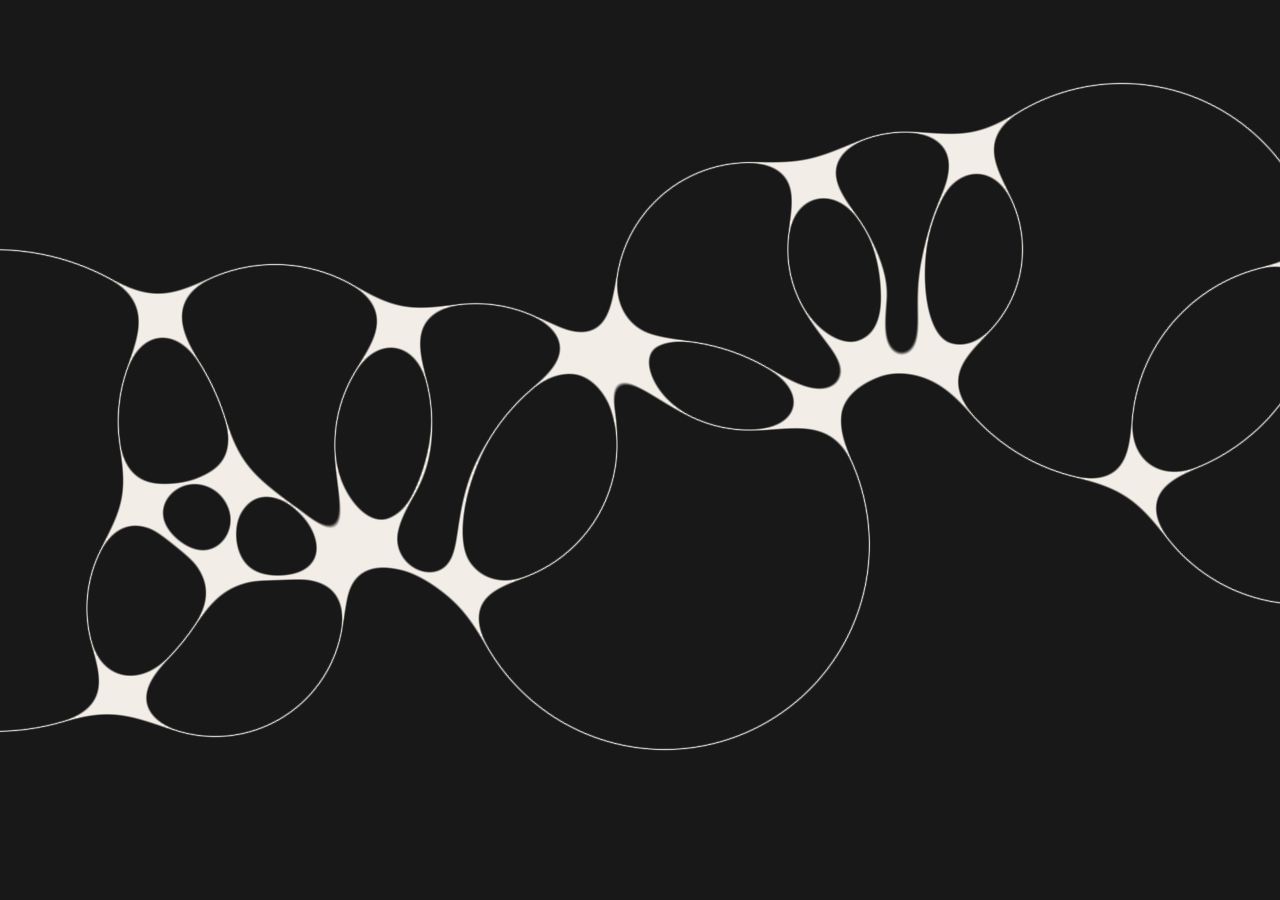
<file: menu-foam.html>
<!doctype html><html data-theme="dark"><head><meta charset="utf-8"><style>html,body{margin:0;width:100%;height:100%;overflow:hidden;background:#181919}canvas{position:absolute;inset:0;width:100%;height:100%}#landingBio{display:none}</style></head><body><canvas id="landingLiquid"></canvas><canvas id="landingPopEffects"></canvas><div id="landingBio"></div><script>document.documentElement.dataset.theme=parent.document.documentElement.dataset.theme;parent.addEventListener('themechange',e=>{document.documentElement.dataset.theme=parent.document.documentElement.dataset.theme;window.dispatchEvent(new CustomEvent('themechange',{detail:{theme:document.documentElement.dataset.theme}}));});</script><script src="assets/js/landing-liquid.js"></script></body></html>
</file>
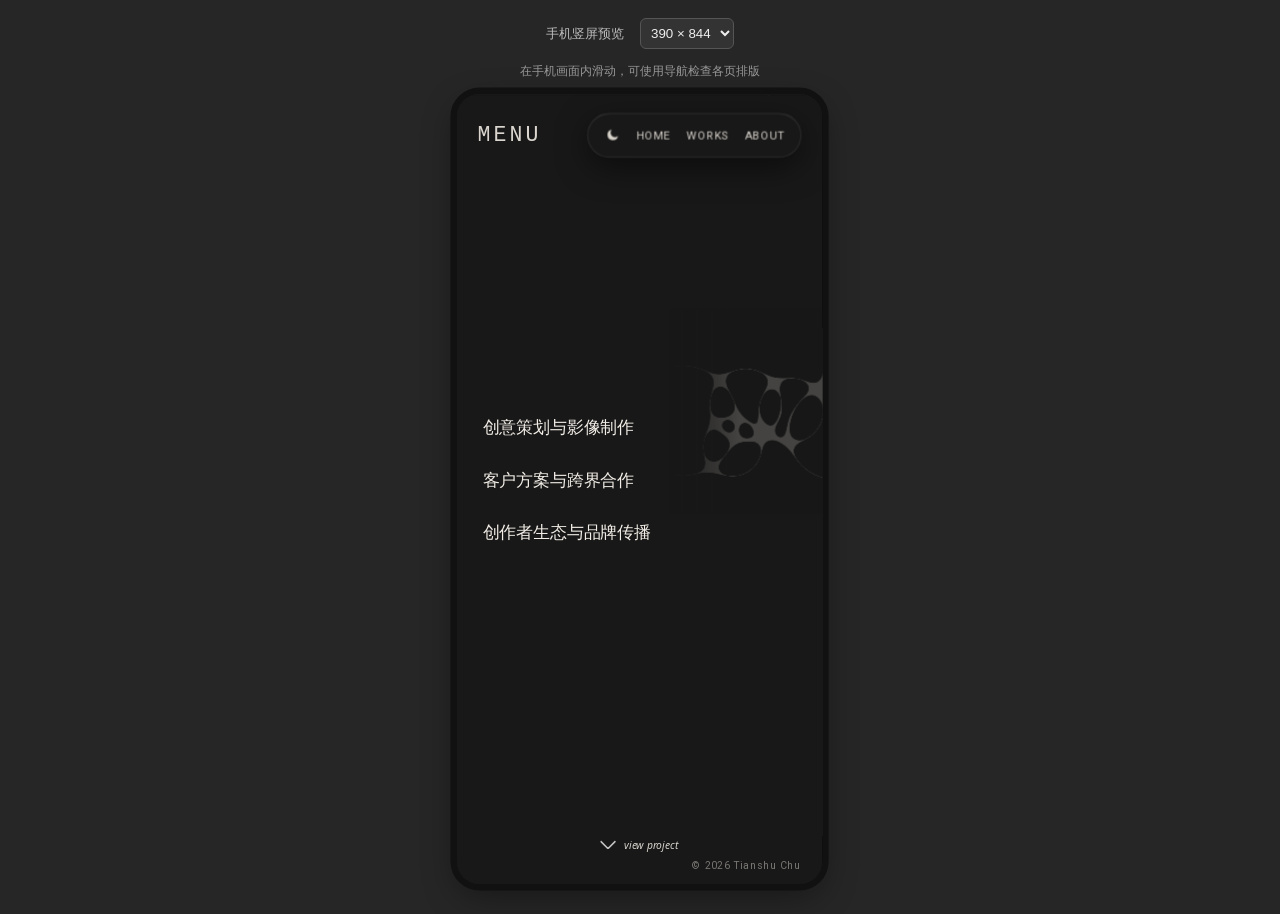
<file: mobile-preview.html>
<!doctype html>
<html lang="zh-CN">
<head><meta charset="utf-8"><meta name="viewport" content="width=device-width, initial-scale=1"><title>手机版排版预览</title>
<style>
*{box-sizing:border-box}body{margin:0;background:#262626;color:#eee;font-family:system-ui,sans-serif;display:flex;flex-direction:column;align-items:center;padding:18px 16px 30px;gap:14px}header{display:flex;align-items:center;gap:16px;font-size:13px;color:#bbb}select{background:#333;color:#eee;border:1px solid #555;border-radius:6px;padding:6px}iframe{display:block;width:390px;height:844px;border:0;background:#181818;border-radius:24px;box-shadow:0 0 0 7px #111,0 12px 36px #0006;flex-shrink:0}p{margin:0;font-size:12px;color:#999}
</style></head><body>
<header><span>手机竖屏预览</span><select aria-label="屏幕尺寸"><option value="390,844">390 × 844</option><option value="375,667">375 × 667</option><option value="430,932">430 × 932</option></select></header>
<p>在手机画面内滑动，可使用导航检查各页排版</p>
<div id="device"><iframe src="index.html#work" title="手机尺寸作品集预览"></iframe></div>
<script>function fit(){const frame=document.querySelector('iframe');const w=parseInt(frame.style.width)||390;const h=parseInt(frame.style.height)||844;const scale=Math.min(1,(innerHeight-110)/h,(innerWidth-40)/w);frame.style.transform='scale('+scale+')';frame.style.transformOrigin='top left';document.querySelector('#device').style.cssText='width:'+w*scale+'px;height:'+h*scale+'px';}addEventListener('resize',fit);fit();document.querySelector('select').addEventListener('change',event=>{const [w,h]=event.target.value.split(',');const frame=document.querySelector('iframe');frame.style.width=w+'px';frame.style.height=h+'px';fit();});</script>
</body></html>
</file>
